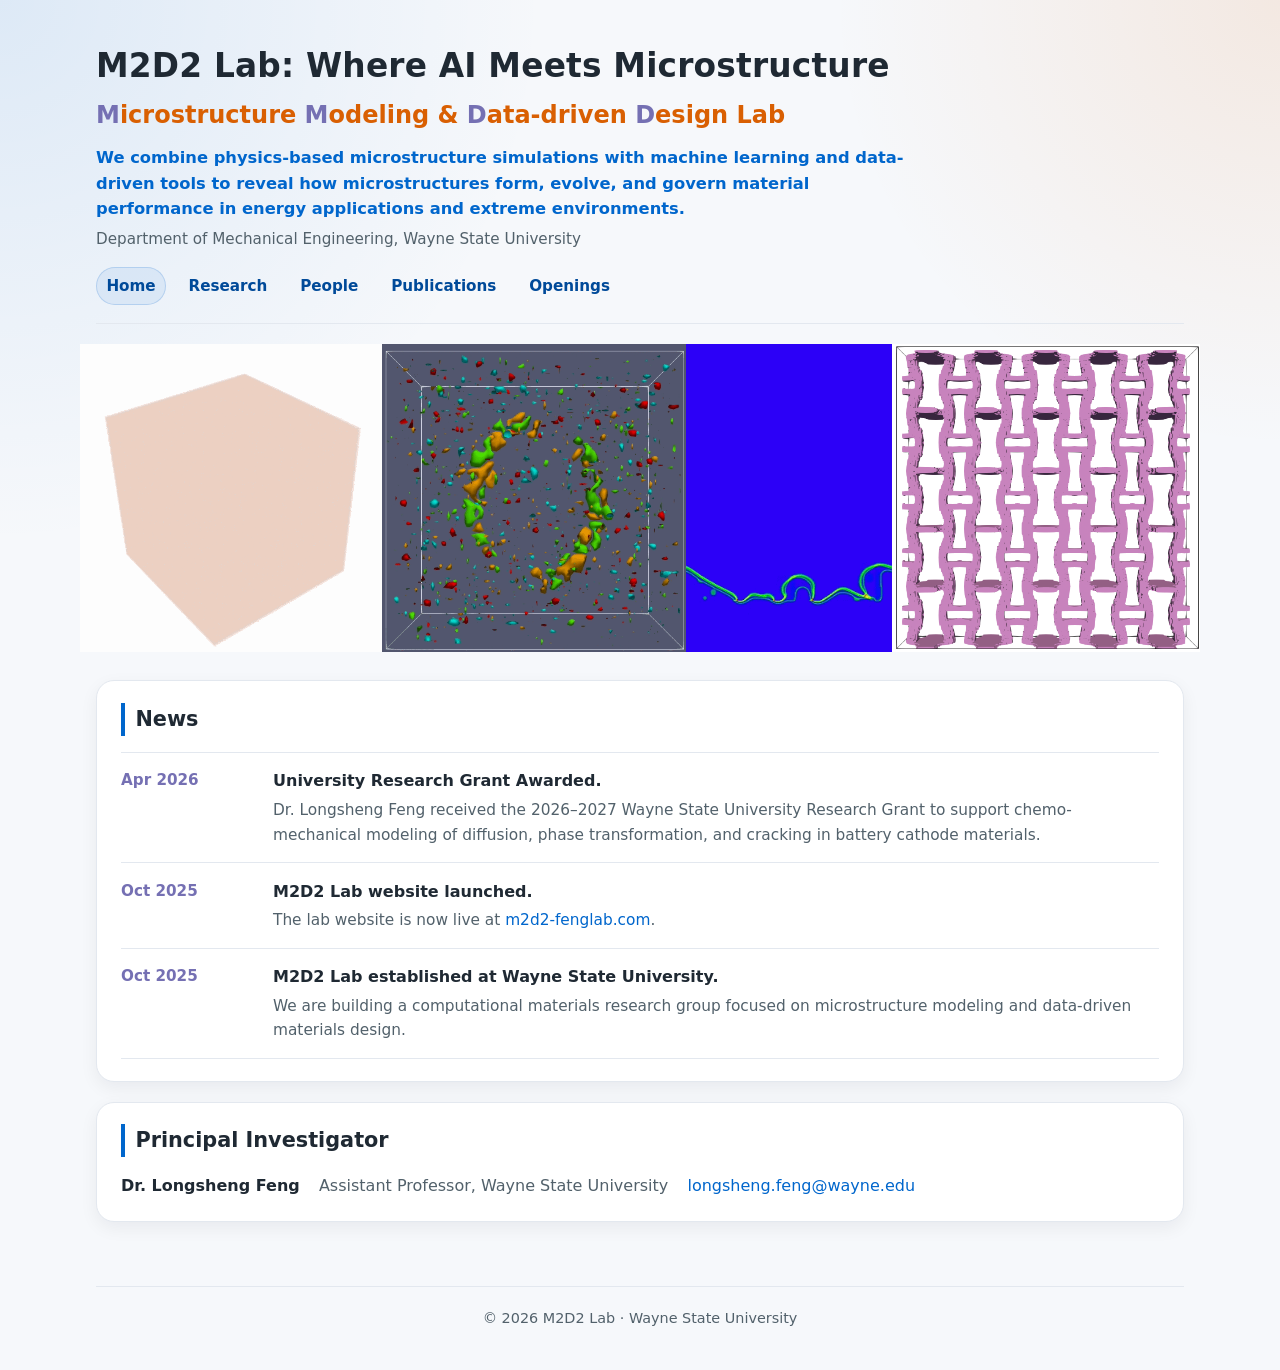
<file: index.html>
<!DOCTYPE html>
<html lang="en">
<head>
  <meta charset="UTF-8" />
  <meta name="viewport" content="width=device-width, initial-scale=1" />
  <title>M2D2 Lab | Wayne State University</title>
  <link rel="stylesheet" href="style.css" />
</head>

<body class="home-page">
  <div class="page-shell">
    <header>
      <div class="brand">
        <h1>M2D2 Lab: Where AI Meets Microstructure</h1>
        <div class="subtitle">
          <span class="m2d2-letter">M</span>icrostructure 
          <span class="m2d2-letter">M</span>odeling &amp; 
          <span class="m2d2-letter">D</span>ata-driven 
          <span class="m2d2-letter">D</span>esign Lab
        </div>
        <p class="brand-intro">
          We combine physics-based microstructure simulations with machine learning and data-driven tools to reveal 
          how microstructures form, evolve, and govern material performance in energy applications and extreme environments.
        </p>
        <div class="affiliation">Department of Mechanical Engineering, Wayne State University</div>
      </div>

      <nav aria-label="Main navigation">
        <a href="index.html" class="active">Home</a>
        <a href="research.html">Research</a>
        <a href="people.html">People</a>
        <a href="publications.html">Publications</a>
        <a href="openings.html">Openings</a>
      </nav>
    </header>
  </div>

  <section class="full-bleed-media" aria-label="Physics-based simulation highlights">
    <div class="media-tile media-tile-1">
      <img src="images/phase-separation-3d.gif" alt="Physics-based simulation animation 1">
    </div>

    <div class="media-tile media-tile-2">
      <img src="images/s-phase-crop.gif" alt="Physics-based simulation animation 2">
    </div>

    <div class="media-tile media-tile-3">
      <img src="images/CBCA-shear.gif" alt="Physics-based simulation animation 3">
    </div>

    <div class="media-tile media-tile-4">
      <img src="images/animation_made_crop.gif" alt="Physics-based simulation animation 4">
    </div>
  </section>

  <main class="page-shell">
    <section class="card">
      <h2 class="section-heading">News</h2>
      <ul class="news-list">
        <li class="news-item">
          <div class="news-date">Apr 2026</div>
          <div>
            <div class="news-title">University Research Grant Awarded.</div>
            <p>Dr. Longsheng Feng received the 2026–2027 Wayne State University Research Grant to support 
              chemo-mechanical modeling of diffusion, phase transformation, and cracking in battery cathode materials.</p>
          </div>
        </li>
        <li class="news-item">
          <div class="news-date">Oct 2025</div>
          <div>
            <div class="news-title">M2D2 Lab website launched.</div>
            <p>The lab website is now live at <a href="https://m2d2-fenglab.com" target="_blank" rel="noopener">m2d2-fenglab.com</a>.</p>
          </div>
        </li>
        <li class="news-item">
          <div class="news-date">Oct 2025</div>
          <div>
            <div class="news-title">M2D2 Lab established at Wayne State University.</div>
            <p>We are building a computational materials research group focused on microstructure modeling and data-driven materials design.</p>
          </div>
        </li>
        <!--
        To add a new item, copy one <li class="news-item"> block above and edit the date, title, and description.
        Example:
        <li class="news-item">
          <div class="news-date">Month Year</div>
          <div>
            <div class="news-title">News headline.</div>
            <p>Short description of the update.</p>
          </div>
        </li>
        -->
      </ul>
    </section>

    <section class="card">
      <h2 class="section-heading">Principal Investigator</h2>
      <div class="people-card">
        <strong>Dr. Longsheng Feng</strong>
        <span>Assistant Professor, Wayne State University</span>
        <a href="mailto:longsheng.feng@wayne.edu">longsheng.feng@wayne.edu</a>
      </div>
    </section>
  </main>

  <div class="page-shell footer-shell">
    <footer>
      © 2026 M2D2 Lab · Wayne State University
    </footer>
  </div>
</body>
</html>
</file>
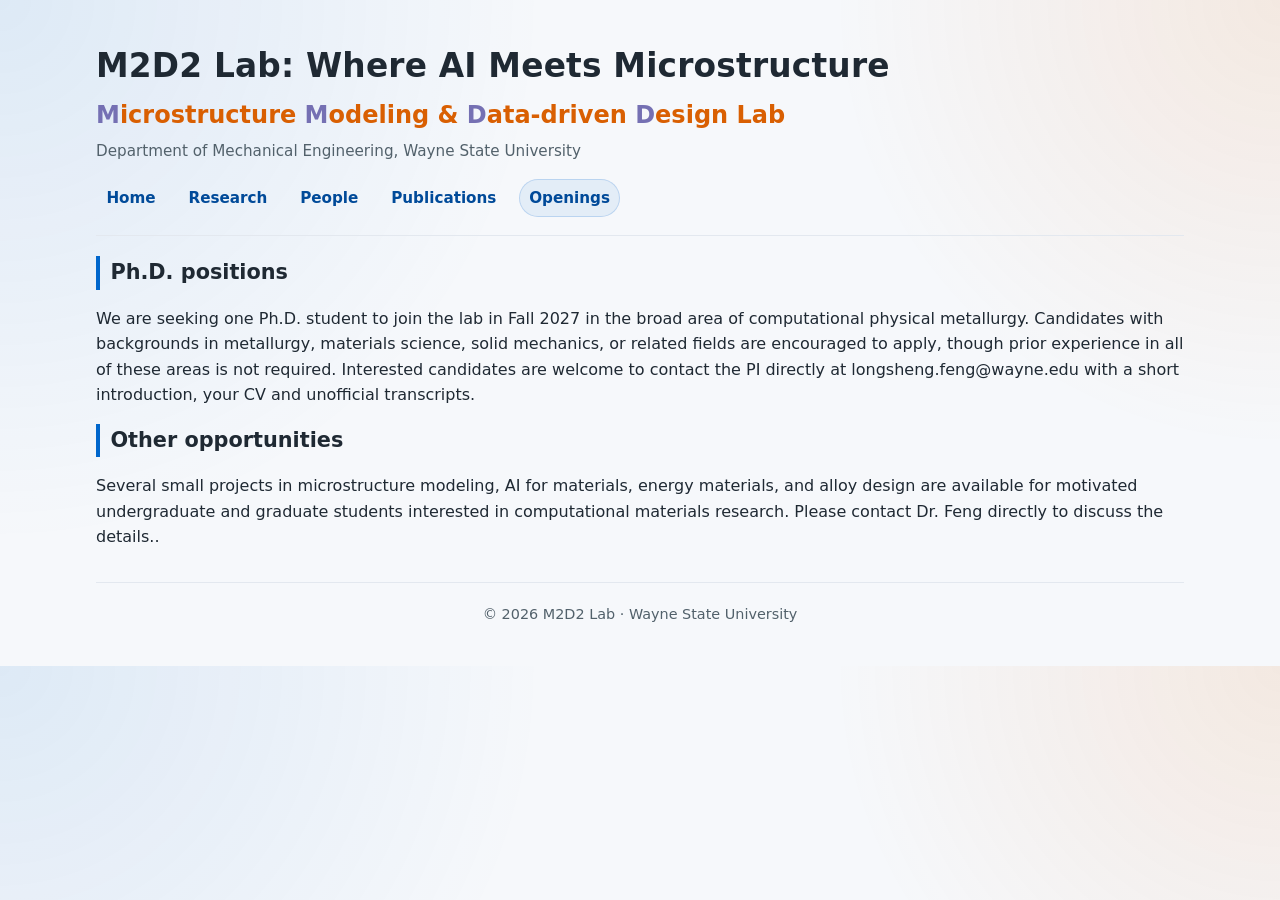
<file: openings.html>
<!DOCTYPE html>
<html lang="en">
<head>
  <meta charset="UTF-8" />
  <meta name="viewport" content="width=device-width, initial-scale=1" />
  <title>Openings | M2D2 Lab</title>
  <link rel="stylesheet" href="style.css" />
</head>

<body>
  <header>
    <div class="brand">
      <h1>M2D2 Lab: Where AI Meets Microstructure</h1>
        <div class="subtitle">
          <span class="m2d2-letter">M</span>icrostructure 
          <span class="m2d2-letter">M</span>odeling &amp; 
          <span class="m2d2-letter">D</span>ata-driven 
          <span class="m2d2-letter">D</span>esign Lab
        </div>
      <div class="affiliation">Department of Mechanical Engineering, Wayne State University</div>
    </div>

    <nav aria-label="Main navigation">
      <a href="index.html">Home</a>
      <a href="research.html">Research</a>
      <a href="people.html">People</a>
      <a href="publications.html">Publications</a>
      <a href="openings.html" class="active">Openings</a>
    </nav>
  </header>

  <main class="page-content">
    <h2>Ph.D. positions</h2>

      <p>
        We are seeking one Ph.D. student to join the lab in Fall 2027 in the broad area of computational physical metallurgy. 
        Candidates with backgrounds in metallurgy, materials science, solid mechanics, or related fields are encouraged to apply, 
        though prior experience in all of these areas is not required. 
        Interested candidates are welcome to contact the PI directly at longsheng.feng@wayne.edu 
        with a short introduction, your CV and unofficial transcripts.
        
      </p>
      <!--
        <ul>
        <li>Phase transformation and microstructure modeling in structural alloys, batteries and and polymer membranes</li>
        <li>Data-driven / ML-guided materials (inverse) design at meso- and macro-scale</li>
      </ul>

      <p>
        If you are interested in either direction and would like to know more details, please contact the PI directly at
        <strong>longsheng.feng@wayne.edu</strong> with a short introduction and your CV.
      </p>
      
      <p>
        Please contact the PI directly at <strong>longsheng.feng@wayne.edu</strong> for future opportunities.
      </p>
      -->
      <h2>Other opportunities</h2>
      <p>
        Several small projects in microstructure modeling, AI for materials, energy materials, and alloy design are 
        available for motivated undergraduate and graduate students interested in computational materials research. 
        Please contact Dr. Feng directly to discuss the details..
      </p>
  </main>

  <footer>
    © 2026 M2D2 Lab · Wayne State University
  </footer>
</body>
</html>
</file>
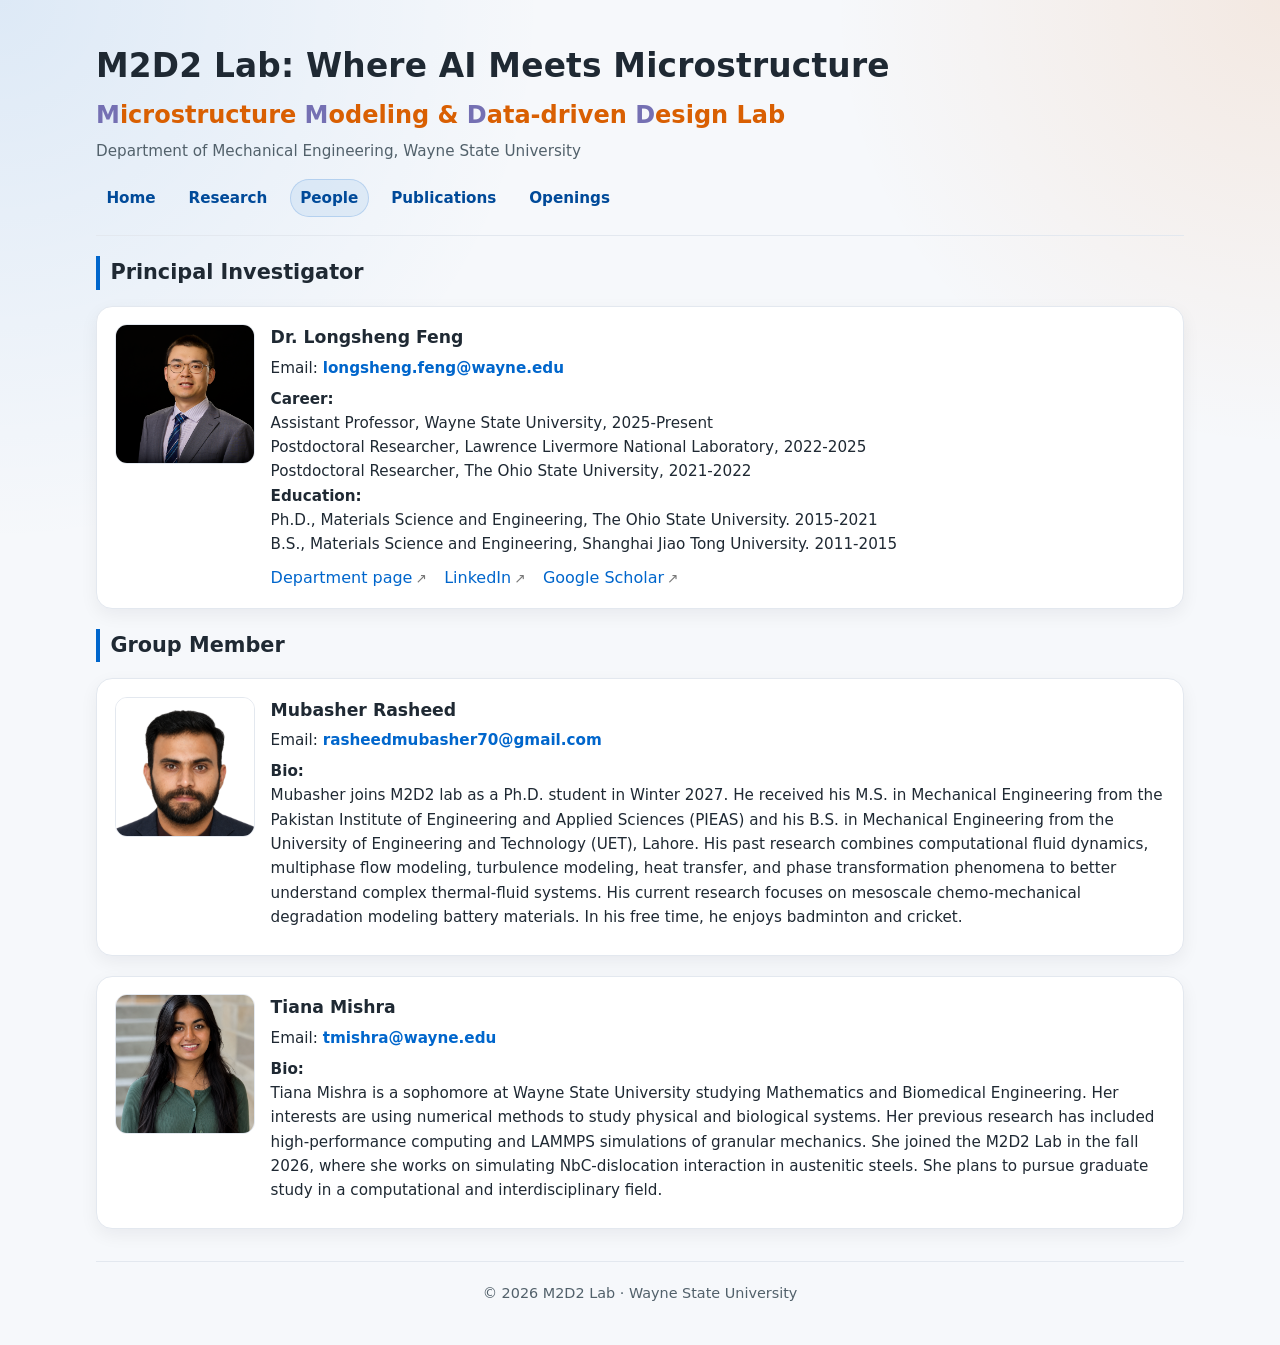
<file: people.html>
<!DOCTYPE html>
<html lang="en">
<head>
  <meta charset="UTF-8" />
  <meta name="viewport" content="width=device-width, initial-scale=1" />
  <title>People | M2D2 Lab</title>
  <link rel="stylesheet" href="style.css" />
</head>

<body>
  <header>
    <div class="brand">
      <h1>M2D2 Lab: Where AI Meets Microstructure</h1>
        <div class="subtitle">
          <span class="m2d2-letter">M</span>icrostructure 
          <span class="m2d2-letter">M</span>odeling &amp; 
          <span class="m2d2-letter">D</span>ata-driven 
          <span class="m2d2-letter">D</span>esign Lab
        </div>
      <div class="affiliation">Department of Mechanical Engineering, Wayne State University</div>
    </div>

    <nav aria-label="Main navigation">
      <a href="index.html">Home</a>
      <a href="research.html">Research</a>
      <a href="people.html" class="active">People</a>
      <a href="publications.html">Publications</a>
      <a href="openings.html">Openings</a>
    </nav>
  </header>

  <main class="page-content">
    <!-- PI -->
      <h2>Principal Investigator</h2>
      <div class="member">
        <div class="avatar">
          <!-- Upload your photo to images/feng.jpg (or rename) -->
          <img src="images/portrait-2.png" alt="Dr. Longsheng Feng">
        </div>
        <div class="member-info">
          <div class="name-line">Dr. Longsheng Feng</div>

          <div class="contact-line">
            Email: <a href="mailto:longsheng.feng@wayne.edu"><strong>longsheng.feng@wayne.edu</strong></a>
          </div>

          <div class="research-line">
            <strong>Career:</strong></br>
            Assistant Professor, Wayne State University, 2025-Present</br>
            Postdoctoral Researcher, Lawrence Livermore National Laboratory, 2022-2025</br>
            Postdoctoral Researcher, The Ohio State University, 2021-2022<br>
            <strong>Education:</strong><br>
            Ph.D., Materials Science and Engineering, The Ohio State University. 2015-2021<br>
            B.S., Materials Science and Engineering, Shanghai Jiao Tong University. 2011-2015<br>
          </div>

          <div class="links" style="margin-top:.5rem;">
            <!-- Replace the # with your real URLs -->
            <a href="https://engineering.wayne.edu/profile/ic3645" target="_blank" rel="noopener">Department page</a>
            <a href="https://www.linkedin.com/in/longsheng-feng-a5835779" target="_blank" rel="noopener">LinkedIn</a>
            <a href="https://scholar.google.com/citations?hl=en&user=r3WX0rEAAAAJ&view_op=list_works&sortby=pubdate" target="_blank" rel="noopener">Google Scholar</a>
          </div>
        </div>
      </div>

      <h2>Group Member</h2>
        <div class="member">
          <div class="avatar">
            <!-- Upload your photo to images/feng.jpg (or rename) -->
            <img src="images/Headshot-Mubasher.png" alt="Mubahser Rasheed">
          </div>
          <div class="member-info">
            <div class="name-line">Mubasher Rasheed</div>
  
            <div class="contact-line">
              Email: <a href="mailto:rasheedmubasher70@gmail.com"><strong>rasheedmubasher70@gmail.com</strong></a>
            </div>
  
            <div class="research-line">
              <strong>Bio:</strong></br>
              Mubasher joins M2D2 lab as a Ph.D. student in Winter 2027. He received his M.S. in Mechanical 
              Engineering from the Pakistan Institute of Engineering and Applied Sciences (PIEAS) and his B.S. in Mechanical Engineering 
              from the University of Engineering and Technology (UET), Lahore. His past research combines computational fluid dynamics, 
              multiphase flow modeling, turbulence modeling, heat transfer, and phase transformation phenomena to better understand 
              complex thermal-fluid systems. His current research focuses on mesoscale chemo-mechanical degradation modeling battery materials.
              In his free time, he enjoys badminton and cricket.
            </div>
            <div class="links" style="margin-top:.5rem;">
          </div>
        </div>
      </div>

      <div class="member">
        <div class="avatar">
          <img src="images/Headshot-Tiana.png" alt="Tiana Mishra">
        </div>
    
        <div class="member-info">
          <div class="name-line">Tiana Mishra</div>
    
          <div class="contact-line">
            Email: <a href="mailto:tmishra@wayne.edu"><strong>tmishra@wayne.edu</strong></a>
          </div>
    
          <div class="research-line">
            <strong>Bio:</strong><br>
            Tiana Mishra is a sophomore at Wayne State University studying Mathematics and Biomedical Engineering. 
            Her interests are using numerical methods to study physical and biological systems. 
            Her previous research has included high-performance computing and LAMMPS simulations of granular mechanics. 
            She joined the M2D2 Lab in the fall 2026, where she works on simulating NbC-dislocation interaction in austenitic steels. 
            She plans to pursue graduate study in a computational and interdisciplinary field.  
          </div>
    
          <div class="links" style="margin-top:.5rem;">
          </div>
        </div>
      </div>
  </main>

  <footer>
    © 2026 M2D2 Lab · Wayne State University
  </footer>
</body>
</html>
</file>
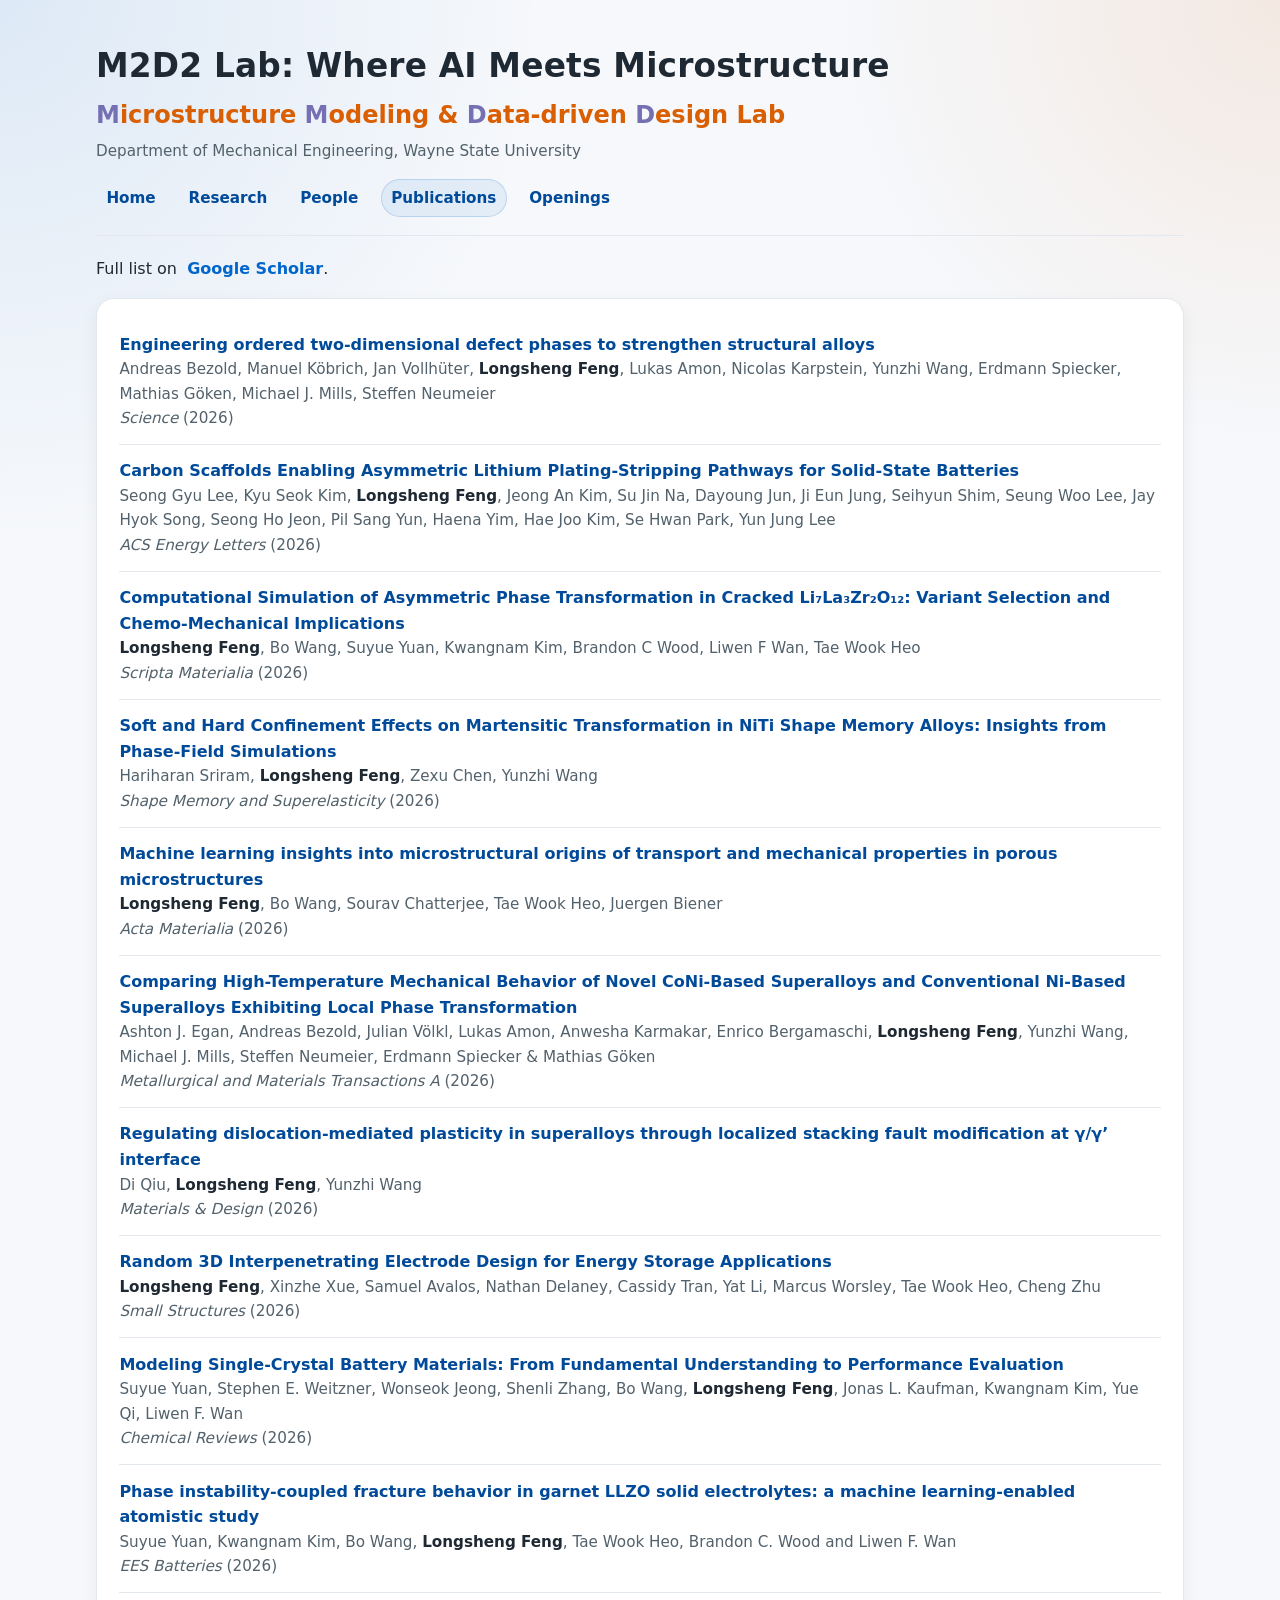
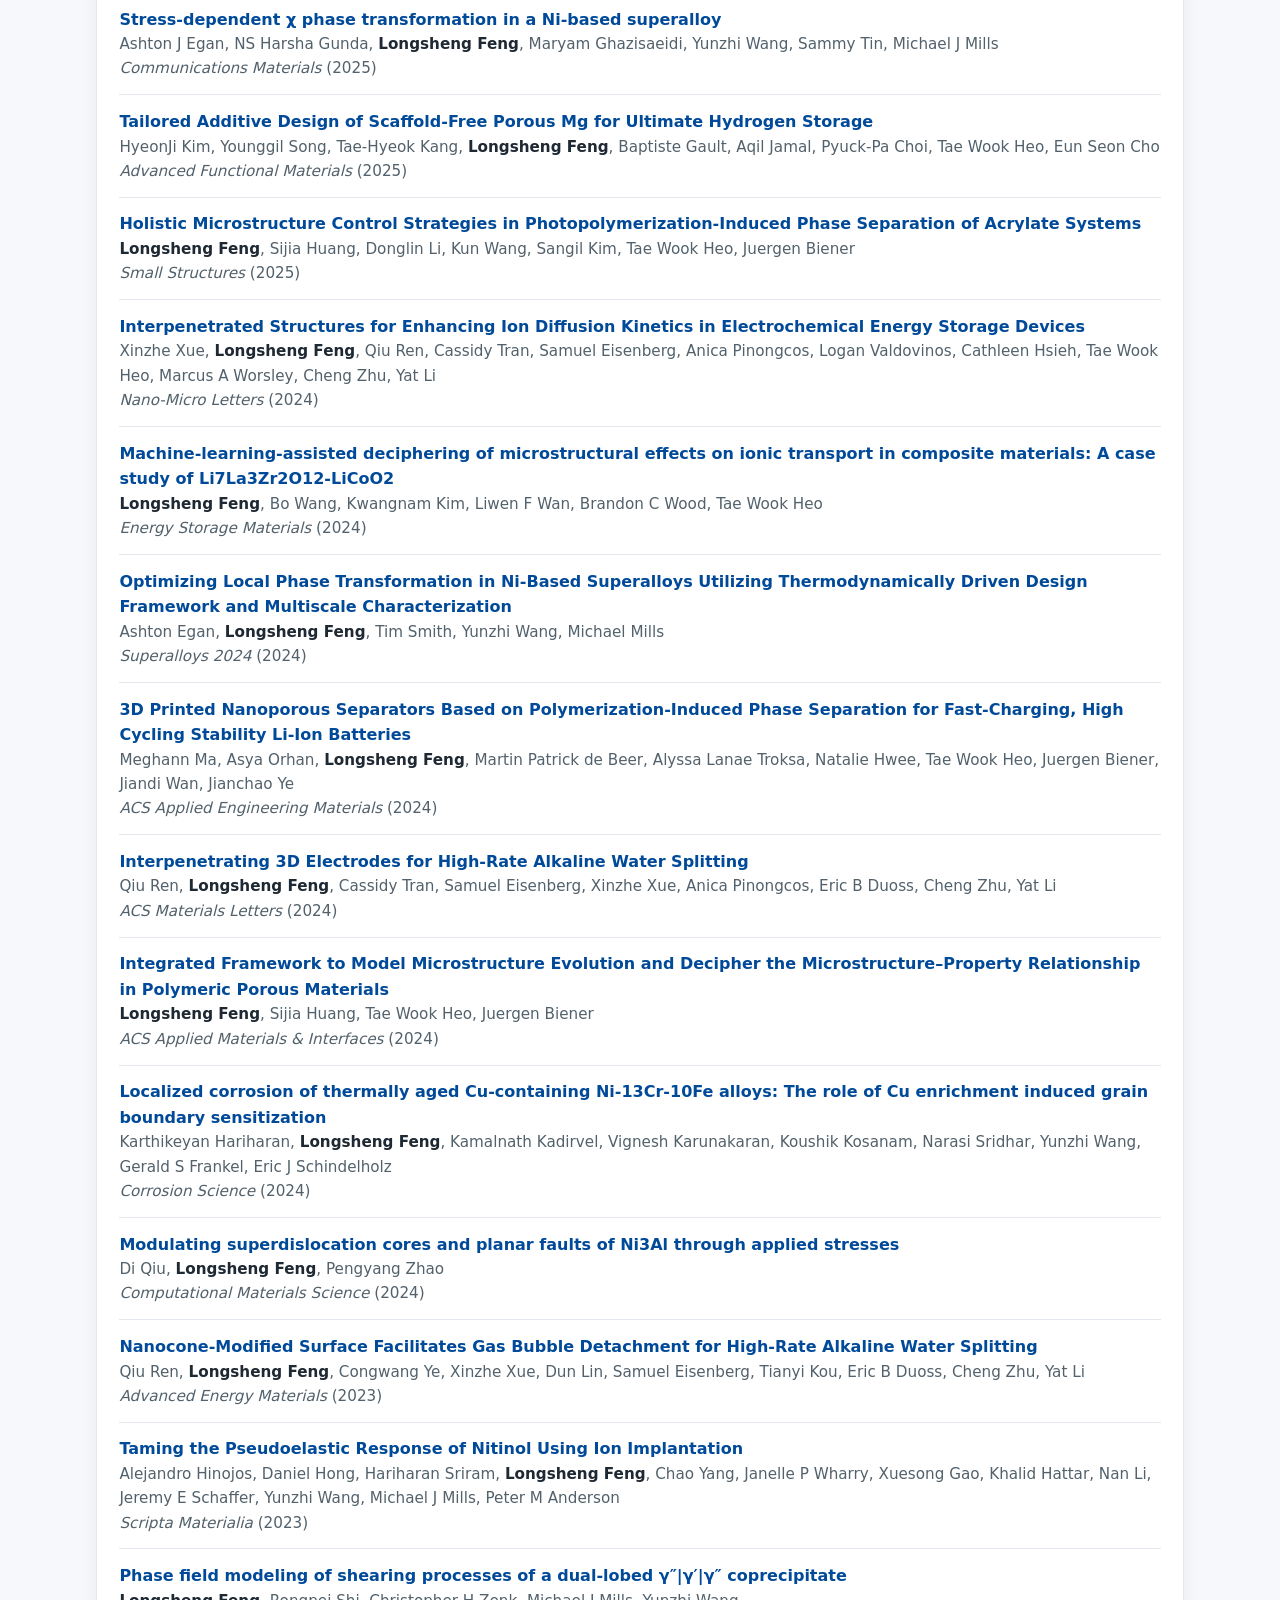
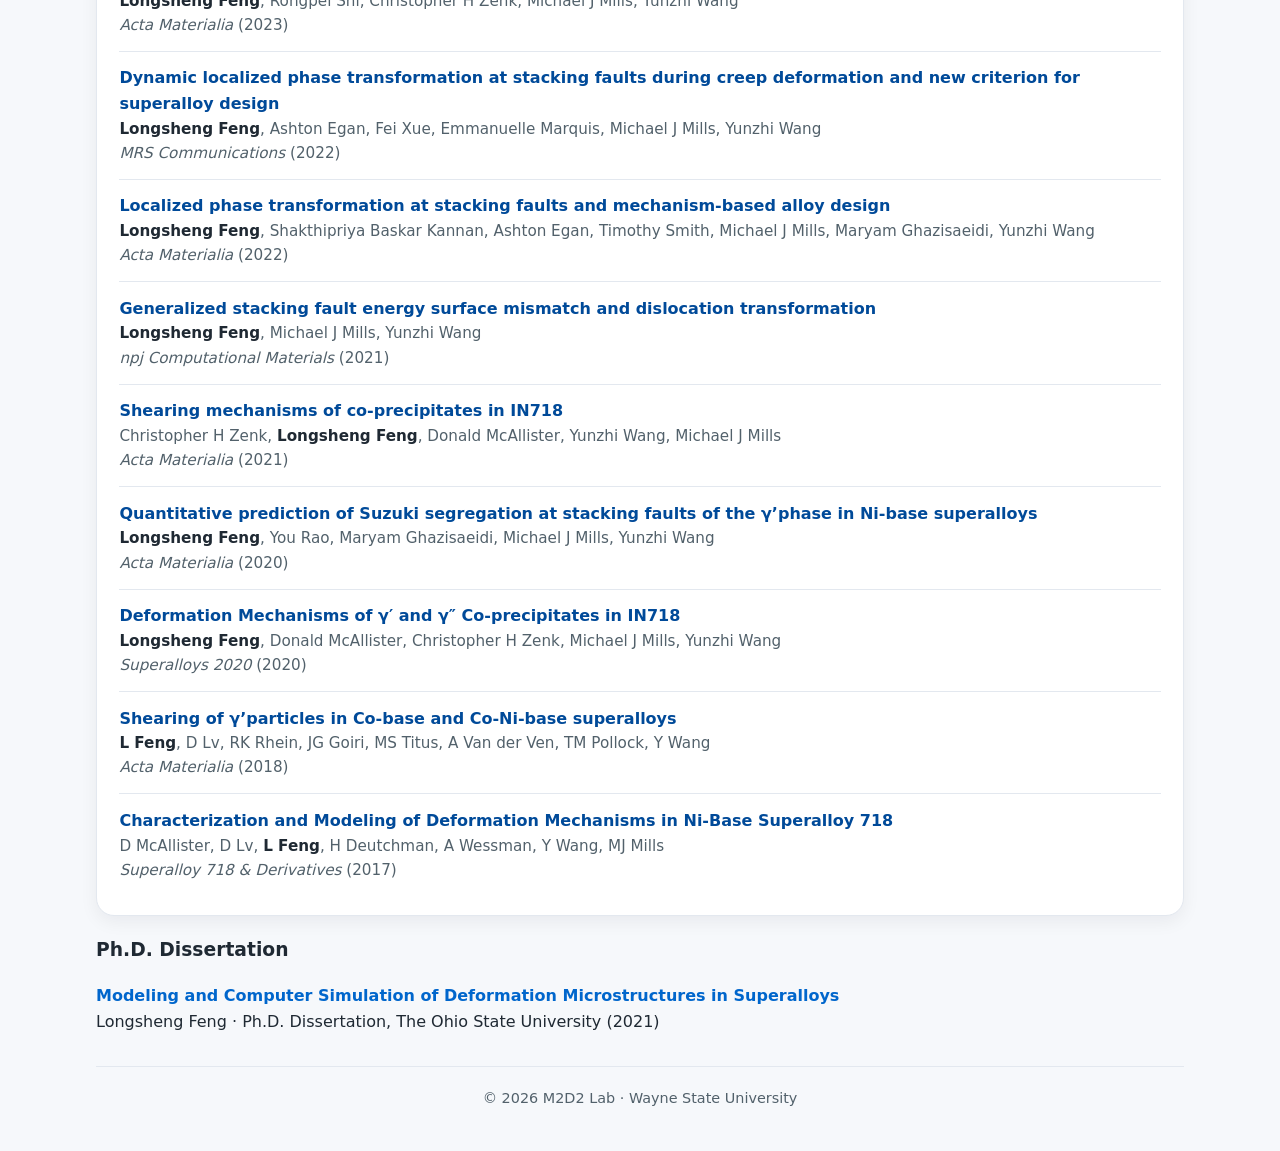
<file: publications.html>
<!DOCTYPE html>
<html lang="en">
<head>
  <meta charset="UTF-8" />
  <meta name="viewport" content="width=device-width, initial-scale=1" />
  <title>Publications | M2D2 Lab</title>
  <link rel="stylesheet" href="style.css" />
</head>

<body>
  <header>
    <div class="brand">
      <h1>M2D2 Lab: Where AI Meets Microstructure</h1>
        <div class="subtitle">
          <span class="m2d2-letter">M</span>icrostructure 
          <span class="m2d2-letter">M</span>odeling &amp; 
          <span class="m2d2-letter">D</span>ata-driven 
          <span class="m2d2-letter">D</span>esign Lab
        </div>
      <div class="affiliation">Department of Mechanical Engineering, Wayne State University</div>
    </div>

    <nav aria-label="Main navigation">
      <a href="index.html">Home</a>
      <a href="research.html">Research</a>
      <a href="people.html">People</a>
      <a href="publications.html" class="active">Publications</a>
      <a href="openings.html">Openings</a>
    </nav>
  </header>

  <main class="page-content">
    <!-- Google Scholar -->
      <p>
        Full list on&nbsp;
        <a href="https://scholar.google.com/citations?hl=en&user=r3WX0rEAAAAJ&view_op=list_works&sortby=pubdate" target="_blank" rel="noopener"><strong>Google Scholar</strong></a>.
      </p>

      <!-- Publications -->
      <ul class="pubs">

        <!-- Example item (copy/paste and edit) -->
        <li class="pub">
          <p class="pub-title">
            <a href="DOI: 10.1126/science.aeh1409" target="_blank" rel="noopener">
              Engineering ordered two-dimensional defect phases to strengthen structural alloys
            </a>
          </p>
          <div class="pub-meta">
            Andreas Bezold, Manuel Köbrich, Jan Vollhüter, <span class="me">Longsheng Feng</span>, Lukas Amon, Nicolas Karpstein, Yunzhi Wang, Erdmann Spiecker, Mathias Göken, Michael J. Mills, Steffen Neumeier <br>
            <em>Science</em>
            (2026)
          </div>
        </li>
        
        <li class="pub">
          <p class="pub-title">
            <a href="https://doi.org/10.1021/acsenergylett.6c01550" target="_blank" rel="noopener">
              Carbon Scaffolds Enabling Asymmetric Lithium Plating-Stripping Pathways for Solid-State Batteries
            </a>
          </p>
          <div class="pub-meta">
            Seong Gyu Lee, Kyu Seok Kim, <span class="me">Longsheng Feng</span>, Jeong An Kim, Su Jin Na, Dayoung Jun, Ji Eun Jung, Seihyun Shim, Seung Woo Lee, Jay Hyok Song, Seong Ho Jeon, Pil Sang Yun, Haena Yim, Hae Joo Kim, Se Hwan Park, Yun Jung Lee <br>
            <em>ACS Energy Letters</em>
            (2026)
          </div>
        </li>
        
        <li class="pub">
          <p class="pub-title">
            <a href="https://doi.org/10.1016/j.scriptamat.2026.117438" target="_blank" rel="noopener">
              Computational Simulation of Asymmetric Phase Transformation in Cracked Li₇La₃Zr₂O₁₂: Variant Selection and Chemo-Mechanical Implications
            </a>
          </p>
          <div class="pub-meta">
            <span class="me">Longsheng Feng</span>, Bo Wang, Suyue Yuan, Kwangnam Kim, Brandon C Wood, Liwen F Wan, Tae Wook Heo <br>
            <em>Scripta Materialia</em>
            (2026)
          </div>
        </li>
    
        <li class="pub">
          <p class="pub-title">
            <a href="https://link.springer.com/article/10.1007/s40830-026-00619-3" target="_blank" rel="noopener">
              Soft and Hard Confinement Effects on Martensitic Transformation in NiTi Shape Memory Alloys: Insights from Phase-Field Simulations
            </a>
          </p>
          <div class="pub-meta">
            Hariharan Sriram, <span class="me">Longsheng Feng</span>, Zexu Chen, Yunzhi Wang <br>
            <em>Shape Memory and Superelasticity</em>
            (2026)
          </div>
        </li>
    
        <li class="pub">
          <p class="pub-title">
            <a href="https://doi.org/10.1016/j.actamat.2026.122092" target="_blank" rel="noopener">
              Machine learning insights into microstructural origins of transport and mechanical properties in porous microstructures
            </a>
          </p>
          <div class="pub-meta">
            <span class="me">Longsheng Feng</span>, Bo Wang, Sourav Chatterjee, Tae Wook Heo, Juergen Biener <br>
            <em>Acta Materialia</em>
            (2026)
          </div>
        </li>

        <li class="pub">
          <p class="pub-title">
            <a href="https://doi.org/10.1007/s11661-026-08168-1" target="_blank" rel="noopener">
              Comparing High-Temperature Mechanical Behavior of Novel CoNi-Based Superalloys and Conventional Ni-Based Superalloys Exhibiting Local Phase Transformation
            </a>
          </p>
          <div class="pub-meta">
            Ashton J. Egan, Andreas Bezold, Julian Völkl, Lukas Amon, Anwesha Karmakar, Enrico Bergamaschi, <span class="me">Longsheng Feng</span>, Yunzhi Wang, Michael J. Mills, Steffen Neumeier, Erdmann Spiecker & Mathias Göken  <br>
            <em>Metallurgical and Materials Transactions A</em>
            (2026)
          </div>
        </li>

        <li class="pub">
          <p class="pub-title">
            <a href="https://doi.org/10.1016/j.matdes.2026.115592" target="_blank" rel="noopener">
              Regulating dislocation-mediated plasticity in superalloys through localized stacking fault modification at γ/γ’ interface
            </a>
          </p>
          <div class="pub-meta">
            Di Qiu, <span class="me">Longsheng Feng</span>, Yunzhi Wang<br>
            <em>Materials & Design</em>
            (2026)
          </div>
        </li>
    
        <li class="pub">
          <p class="pub-title">
            <a href=" https://doi.org/10.1002/sstr.202500766" target="_blank" rel="noopener">
              Random 3D Interpenetrating Electrode Design for Energy Storage Applications
            </a>
          </p>
          <div class="pub-meta">
            <span class="me">Longsheng Feng</span>, Xinzhe Xue, Samuel Avalos, Nathan Delaney, Cassidy Tran, Yat Li, Marcus Worsley, Tae Wook Heo, Cheng Zhu <br>
            <em>Small Structures</em>
            (2026)
          </div>
        </li>
    
        <li class="pub">
          <p class="pub-title">
            <a href=" https://pubs.acs.org/doi/abs/10.1021/acs.chemrev.5c00360" target="_blank" rel="noopener">
              Modeling Single-Crystal Battery Materials: From Fundamental Understanding to Performance Evaluation
            </a>
          </p>
          <div class="pub-meta">
            Suyue Yuan, Stephen E. Weitzner, Wonseok Jeong, Shenli Zhang, Bo Wang, <span class="me">Longsheng Feng</span>, Jonas L. Kaufman, Kwangnam Kim, Yue Qi, Liwen F. Wan<br>
            <em>Chemical Reviews</em>
            (2026)
          </div>
        </li>

        <li class="pub">
          <p class="pub-title">
            <a href=" https://doi.org/10.1039/d6eb00053c" target="_blank" rel="noopener">
              Phase instability-coupled fracture behavior in garnet LLZO solid electrolytes: a machine learning-enabled atomistic study
            </a>
          </p>
          <div class="pub-meta">
            Suyue Yuan,  Kwangnam Kim, Bo Wang, <span class="me">Longsheng Feng</span>, Tae Wook Heo, Brandon C. Wood and Liwen F. Wan<br>
            <em>EES Batteries</em>
            (2026)
          </div>
        </li>
        
        <li class="pub">
          <p class="pub-title">
            <a href=" https://doi.org/10.1038/s43246-025-00895-z" target="_blank" rel="noopener">
              Stress-dependent χ phase transformation in a Ni-based superalloy
            </a>
          </p>
          <div class="pub-meta">
            Ashton J Egan, NS Harsha Gunda, <span class="me">Longsheng Feng</span>, Maryam Ghazisaeidi, Yunzhi Wang, Sammy Tin, Michael J Mills<br>
            <em>Communications Materials</em>
            (2025)
          </div>
        </li>
    
        <li class="pub">
          <p class="pub-title">
            <a href=" https://doi.org/10.1002/adfm.202515701" target="_blank" rel="noopener">
              Tailored Additive Design of Scaffold‐Free Porous Mg for Ultimate Hydrogen Storage
            </a>
          </p>
          <div class="pub-meta">
            HyeonJi Kim, Younggil Song, Tae‐Hyeok Kang, <span class="me">Longsheng Feng</span>, Baptiste Gault, Aqil Jamal, Pyuck‐Pa Choi, Tae Wook Heo, Eun Seon Cho<br>
            <em>Advanced Functional Materials</em>
            (2025)
          </div>
        </li>
    
        <li class="pub">
          <p class="pub-title">
            <a href="https://doi.org/10.1002/sstr.202500081" target="_blank" rel="noopener">
              Holistic Microstructure Control Strategies in Photopolymerization‐Induced Phase Separation of Acrylate Systems
            </a>
          </p>
          <div class="pub-meta">
            <span class="me">Longsheng Feng</span>, Sijia Huang, Donglin Li, Kun Wang, Sangil Kim, Tae Wook Heo, Juergen Biener<br>
            <em>Small Structures</em>
            (2025)
          </div>
        </li>

        <li class="pub">
          <p class="pub-title">
            <a href="https://doi.org/10.1007/s40820-024-01472-8" target="_blank" rel="noopener">
              Interpenetrated Structures for Enhancing Ion Diffusion Kinetics in Electrochemical Energy Storage Devices
            </a>
          </p>
          <div class="pub-meta">
            Xinzhe Xue, <span class="me">Longsheng Feng</span>, Qiu Ren, Cassidy Tran, Samuel Eisenberg, Anica Pinongcos, Logan Valdovinos, Cathleen Hsieh, Tae Wook Heo, Marcus A Worsley, Cheng Zhu, Yat Li<br>
            <em>Nano-Micro Letters</em>
            (2024)
          </div>
        </li>

        <li class="pub">
          <p class="pub-title">
            <a href="https://doi.org/10.1016/j.ensm.2024.103776" target="_blank" rel="noopener">
              Machine-learning-assisted deciphering of microstructural effects on ionic transport in composite materials: A case study of Li7La3Zr2O12-LiCoO2
            </a>
          </p>
          <div class="pub-meta">
            <span class="me">Longsheng Feng</span>, Bo Wang, Kwangnam Kim, Liwen F Wan, Brandon C Wood, Tae Wook Heo<br>
            <em>Energy Storage Materials</em>
            (2024)
          </div>
        </li>

        <li class="pub">
          <p class="pub-title">
            <a href="https://doi.org/10.1007/978-3-031-63937-1_3" target="_blank" rel="noopener">
              Optimizing Local Phase Transformation in Ni-Based Superalloys Utilizing Thermodynamically Driven Design Framework and Multiscale Characterization
            </a>
          </p>
          <div class="pub-meta">
            Ashton Egan, <span class="me">Longsheng Feng</span>, Tim Smith, Yunzhi Wang, Michael Mills<br>
            <em>Superalloys 2024</em>
            (2024)
          </div>
        </li>

        <li class="pub">
          <p class="pub-title">
            <a href="https://pubs.acs.org/doi/abs/10.1021/acsaenm.4c00438" target="_blank" rel="noopener">
              3D Printed Nanoporous Separators Based on Polymerization-Induced Phase Separation for Fast-Charging, High Cycling Stability Li-Ion Batteries
            </a>
          </p>
          <div class="pub-meta">
            Meghann Ma, Asya Orhan, <span class="me">Longsheng Feng</span>, Martin Patrick de Beer, Alyssa Lanae Troksa, Natalie Hwee, Tae Wook Heo, Juergen Biener, Jiandi Wan, Jianchao Ye<br>
            <em>ACS Applied Engineering Materials</em>
            (2024)
          </div>
        </li>

        <li class="pub">
          <p class="pub-title">
            <a href="https://pubs.acs.org/doi/abs/10.1021/acsaenm.4c00438" target="_blank" rel="noopener">
              Interpenetrating 3D Electrodes for High-Rate Alkaline Water Splitting
            </a>
          </p>
          <div class="pub-meta">
            Qiu Ren, <span class="me">Longsheng Feng</span>, Cassidy Tran, Samuel Eisenberg, Xinzhe Xue, Anica Pinongcos, Eric B Duoss, Cheng Zhu, Yat Li<br> 
            <em>ACS Materials Letters</em>
            (2024)
          </div>
        </li>

        <li class="pub">
          <p class="pub-title">
            <a href="https://pubs.acs.org/doi/full/10.1021/acsami.4c03011" target="_blank" rel="noopener">
              Integrated Framework to Model Microstructure Evolution and Decipher the Microstructure–Property Relationship in Polymeric Porous Materials
            </a>
          </p>
          <div class="pub-meta">
            <span class="me">Longsheng Feng</span>, Sijia Huang, Tae Wook Heo, Juergen Biener<br>
            <em>ACS Applied Materials & Interfaces</em>
            (2024)
          </div>
        </li>

        <li class="pub">
          <p class="pub-title">
            <a href="https://doi.org/10.1016/j.corsci.2024.112090" target="_blank" rel="noopener">
              Localized corrosion of thermally aged Cu-containing Ni-13Cr-10Fe alloys: The role of Cu enrichment induced grain boundary sensitization
            </a>
          </p>
          <div class="pub-meta">
            Karthikeyan Hariharan, <span class="me">Longsheng Feng</span>, Kamalnath Kadirvel, Vignesh Karunakaran, Koushik Kosanam, Narasi Sridhar, Yunzhi Wang, Gerald S Frankel, Eric J Schindelholz<br>
            <em>Corrosion Science</em>
            (2024)
          </div>
        </li>

        <li class="pub">
          <p class="pub-title">
            <a href="https://doi.org/10.1016/j.commatsci.2024.112865" target="_blank" rel="noopener">
              Modulating superdislocation cores and planar faults of Ni3Al through applied stresses
            </a>
          </p>
          <div class="pub-meta">
             Di Qiu, <span class="me">Longsheng Feng</span>, Pengyang Zhao<br>
            <em>Computational Materials Science</em>
            (2024)
          </div>
        </li>

        <li class="pub">
          <p class="pub-title">
            <a href="https://doi.org/10.1002/aenm.202302073" target="_blank" rel="noopener">
              Nanocone‐Modified Surface Facilitates Gas Bubble Detachment for High‐Rate Alkaline Water Splitting
            </a>
          </p>
          <div class="pub-meta">
             Qiu Ren, <span class="me">Longsheng Feng</span>, Congwang Ye, Xinzhe Xue, Dun Lin, Samuel Eisenberg, Tianyi Kou, Eric B Duoss, Cheng Zhu, Yat Li<br>
            <em>Advanced Energy Materials</em>
            (2023)
          </div>
        </li>

        <li class="pub">
          <p class="pub-title">
            <a href="https://doi.org/10.1016/j.scriptamat.2022.115261" target="_blank" rel="noopener">
              Taming the Pseudoelastic Response of Nitinol Using Ion Implantation
            </a>
          </p>
          <div class="pub-meta">
             Alejandro Hinojos, Daniel Hong, Hariharan Sriram, <span class="me">Longsheng Feng</span>, Chao Yang, Janelle P Wharry, Xuesong Gao, Khalid Hattar, Nan Li, Jeremy E Schaffer, Yunzhi Wang, Michael J Mills, Peter M Anderson<br>
            <em>Scripta Materialia</em>
            (2023)
          </div>
        </li>

        <li class="pub">
          <p class="pub-title">
            <a href="https://doi.org/10.1016/j.actamat.2023.118693" target="_blank" rel="noopener">
              Phase field modeling of shearing processes of a dual-lobed γ″|γ′|γ″ coprecipitate
            </a>
          </p>
          <div class="pub-meta">
            <span class="me">Longsheng Feng</span>, Rongpei Shi, Christopher H Zenk, Michael J Mills, Yunzhi Wang<br>
            <em>Acta Materialia</em>
            (2023)
          </div>
        </li>

        <li class="pub">
          <p class="pub-title">
            <a href="https://doi.org/10.1557/s43579-022-00251-z" target="_blank" rel="noopener">
              Dynamic localized phase transformation at stacking faults during creep deformation and new criterion for superalloy design
            </a>
          </p>
          <div class="pub-meta">
            <span class="me">Longsheng Feng</span>, Ashton Egan, Fei Xue, Emmanuelle Marquis, Michael J Mills, Yunzhi Wang<br>
            <em>MRS Communications</em>
            (2022)
          </div>
        </li>

        <li class="pub">
          <p class="pub-title">
            <a href="https://doi.org/10.1016/j.actamat.2022.118287" target="_blank" rel="noopener">
              Localized phase transformation at stacking faults and mechanism-based alloy design
            </a>
          </p>
          <div class="pub-meta">
            <span class="me">Longsheng Feng</span>, Shakthipriya Baskar Kannan, Ashton Egan, Timothy Smith, Michael J Mills, Maryam Ghazisaeidi, Yunzhi Wang<br>
            <em>Acta Materialia</em>
            (2022)
          </div>
        </li>

        <li class="pub">
          <p class="pub-title">
            <a href="https://doi.org/10.1038/s41524-021-00660-z" target="_blank" rel="noopener">
              Generalized stacking fault energy surface mismatch and dislocation transformation
            </a>
          </p>
          <div class="pub-meta">
            <span class="me">Longsheng Feng</span>, Michael J Mills, Yunzhi Wang<br>
            <em>npj Computational Materials</em>
            (2021)
          </div>
        </li>

        <li class="pub">
          <p class="pub-title">
            <a href="https://doi.org/10.1016/j.actamat.2021.117305" target="_blank" rel="noopener">
              Shearing mechanisms of co-precipitates in IN718
            </a>
          </p>
          <div class="pub-meta">
            Christopher H Zenk, <span class="me">Longsheng Feng</span>, Donald McAllister, Yunzhi Wang, Michael J Mills<br>
            <em>Acta Materialia</em>
            (2021)
          </div>
        </li>

        <li class="pub">
          <p class="pub-title">
            <a href="https://doi.org/10.1016/j.actamat.2020.08.056" target="_blank" rel="noopener">
              Quantitative prediction of Suzuki segregation at stacking faults of the γ’phase in Ni-base superalloys
            </a>
          </p>
          <div class="pub-meta">
            <span class="me">Longsheng Feng</span>, You Rao, Maryam Ghazisaeidi, Michael J Mills, Yunzhi Wang<br>
            <em>Acta Materialia</em>
            (2020)
          </div>
        </li>

        <li class="pub">
          <p class="pub-title">
            <a href="https://doi.org/10.1007/978-3-030-51834-9_65" target="_blank" rel="noopener">
              Deformation Mechanisms of γ′ and γ″ Co-precipitates in IN718
            </a>
          </p>
          <div class="pub-meta">
            <span class="me">Longsheng Feng</span>, Donald McAllister, Christopher H Zenk, Michael J Mills, Yunzhi Wang<br>
            <em>Superalloys 2020</em>
            (2020)
          </div>
        </li>

        <li class="pub">
          <p class="pub-title">
            <a href="https://doi.org/10.1016/j.actamat.2018.09.013" target="_blank" rel="noopener">
              Shearing of γ’particles in Co-base and Co-Ni-base superalloys
            </a>
          </p>
          <div class="pub-meta">
            <span class="me">L Feng</span>, D Lv, RK Rhein, JG Goiri, MS Titus, A Van der Ven, TM Pollock, Y Wang<br>
            <em>Acta Materialia</em>
            (2018)
          </div>
        </li>

        <li class="pub">
          <p class="pub-title">
            <a href="https://doi.org/10.1007/978-3-319-89480-5_19" target="_blank" rel="noopener">
              Characterization and Modeling of Deformation Mechanisms in Ni-Base Superalloy 718
            </a>
          </p>
          <div class="pub-meta">
            D McAllister, D Lv, <span class="me">L Feng</span>, H Deutchman, A Wessman, Y Wang, MJ Mills<br>
            <em>Superalloy 718 & Derivatives</em>
            (2017)
          </div>
        </li>
    

      </ul>
  
      <div class="dissertation-block">
        <h3>Ph.D. Dissertation</h3>
        <p>
          <a href="https://www.proquest.com/openview/21c4e9a5ca68d2d7867acb06e4ddec85/1?pq-origsite=gscholar&cbl=18750&diss=y" target="_blank" rel="noopener">
            <strong>Modeling and Computer Simulation of Deformation Microstructures in Superalloys</strong>
          </a><br>
          Longsheng Feng · Ph.D. Dissertation, The Ohio State University (2021)
        </p>
      </div>
  </main>

  <footer>
    © 2026 M2D2 Lab · Wayne State University
  </footer>
</body>
</html>
</file>
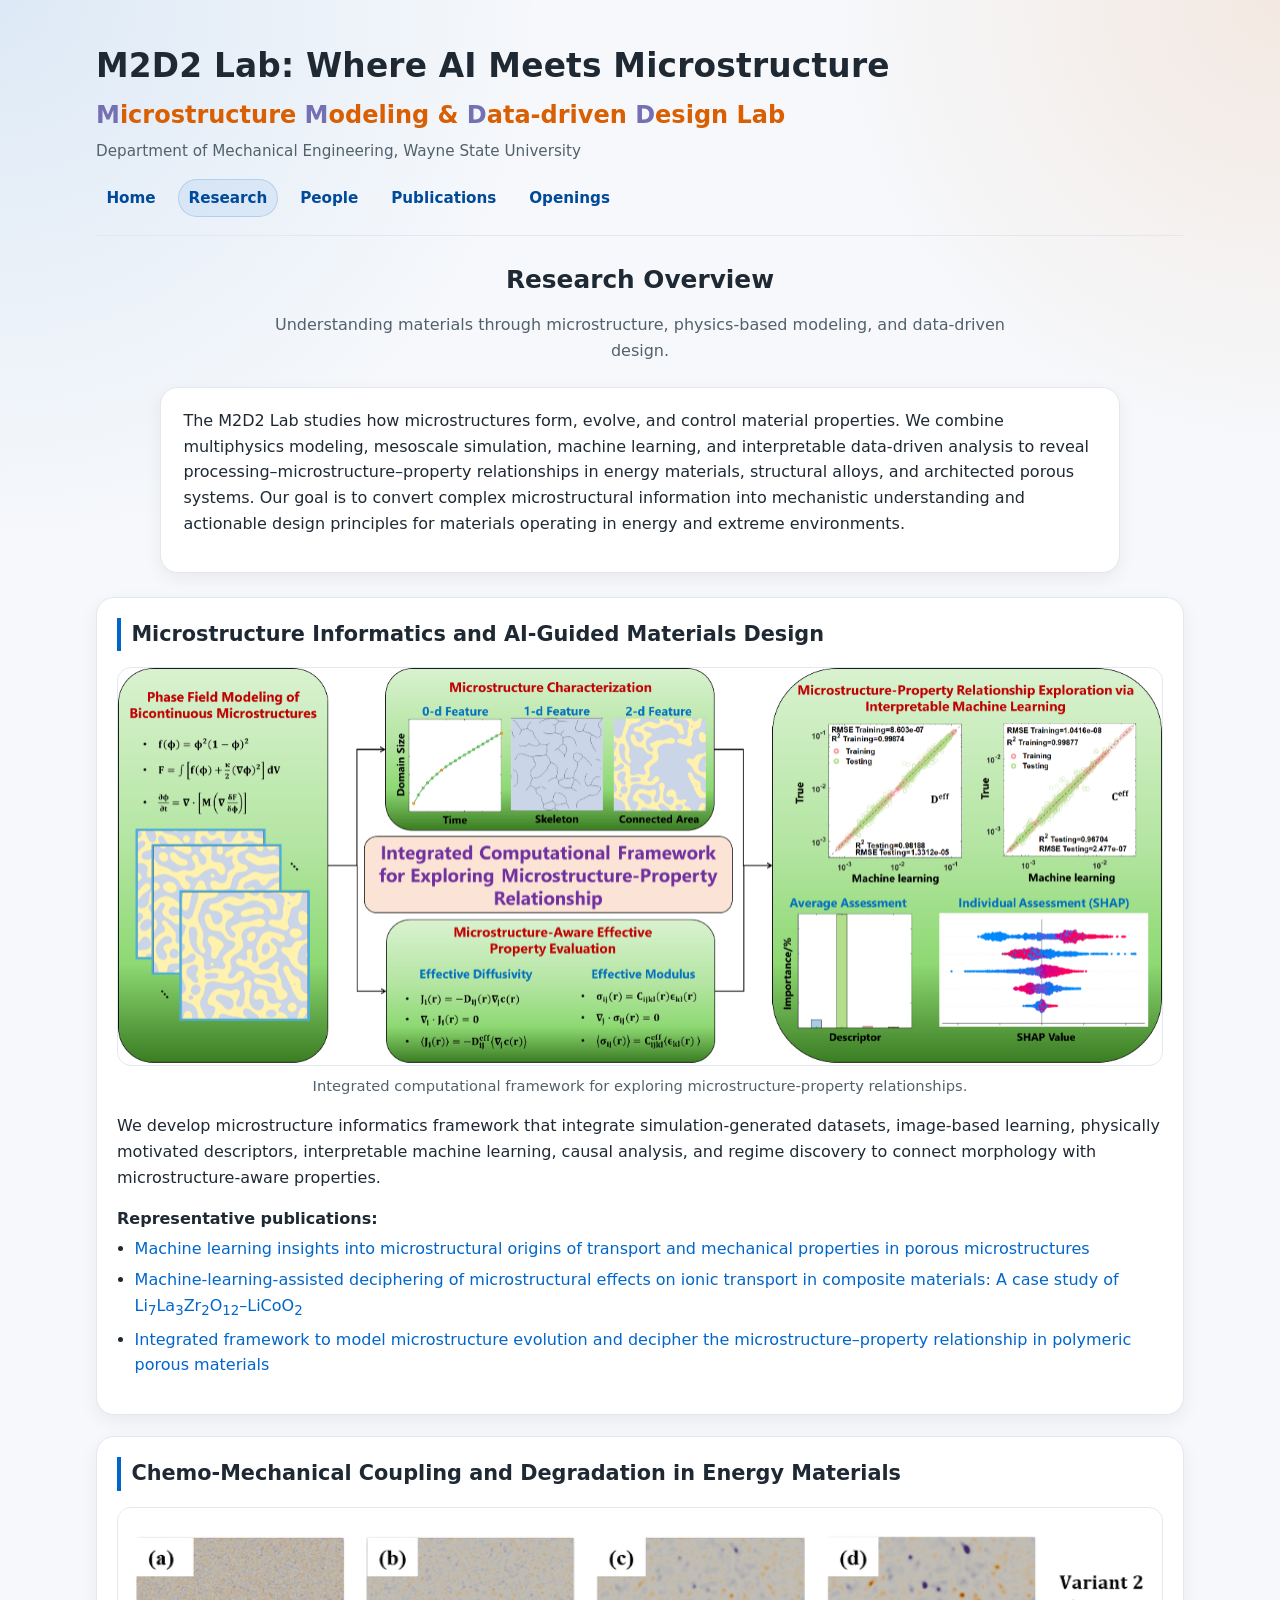
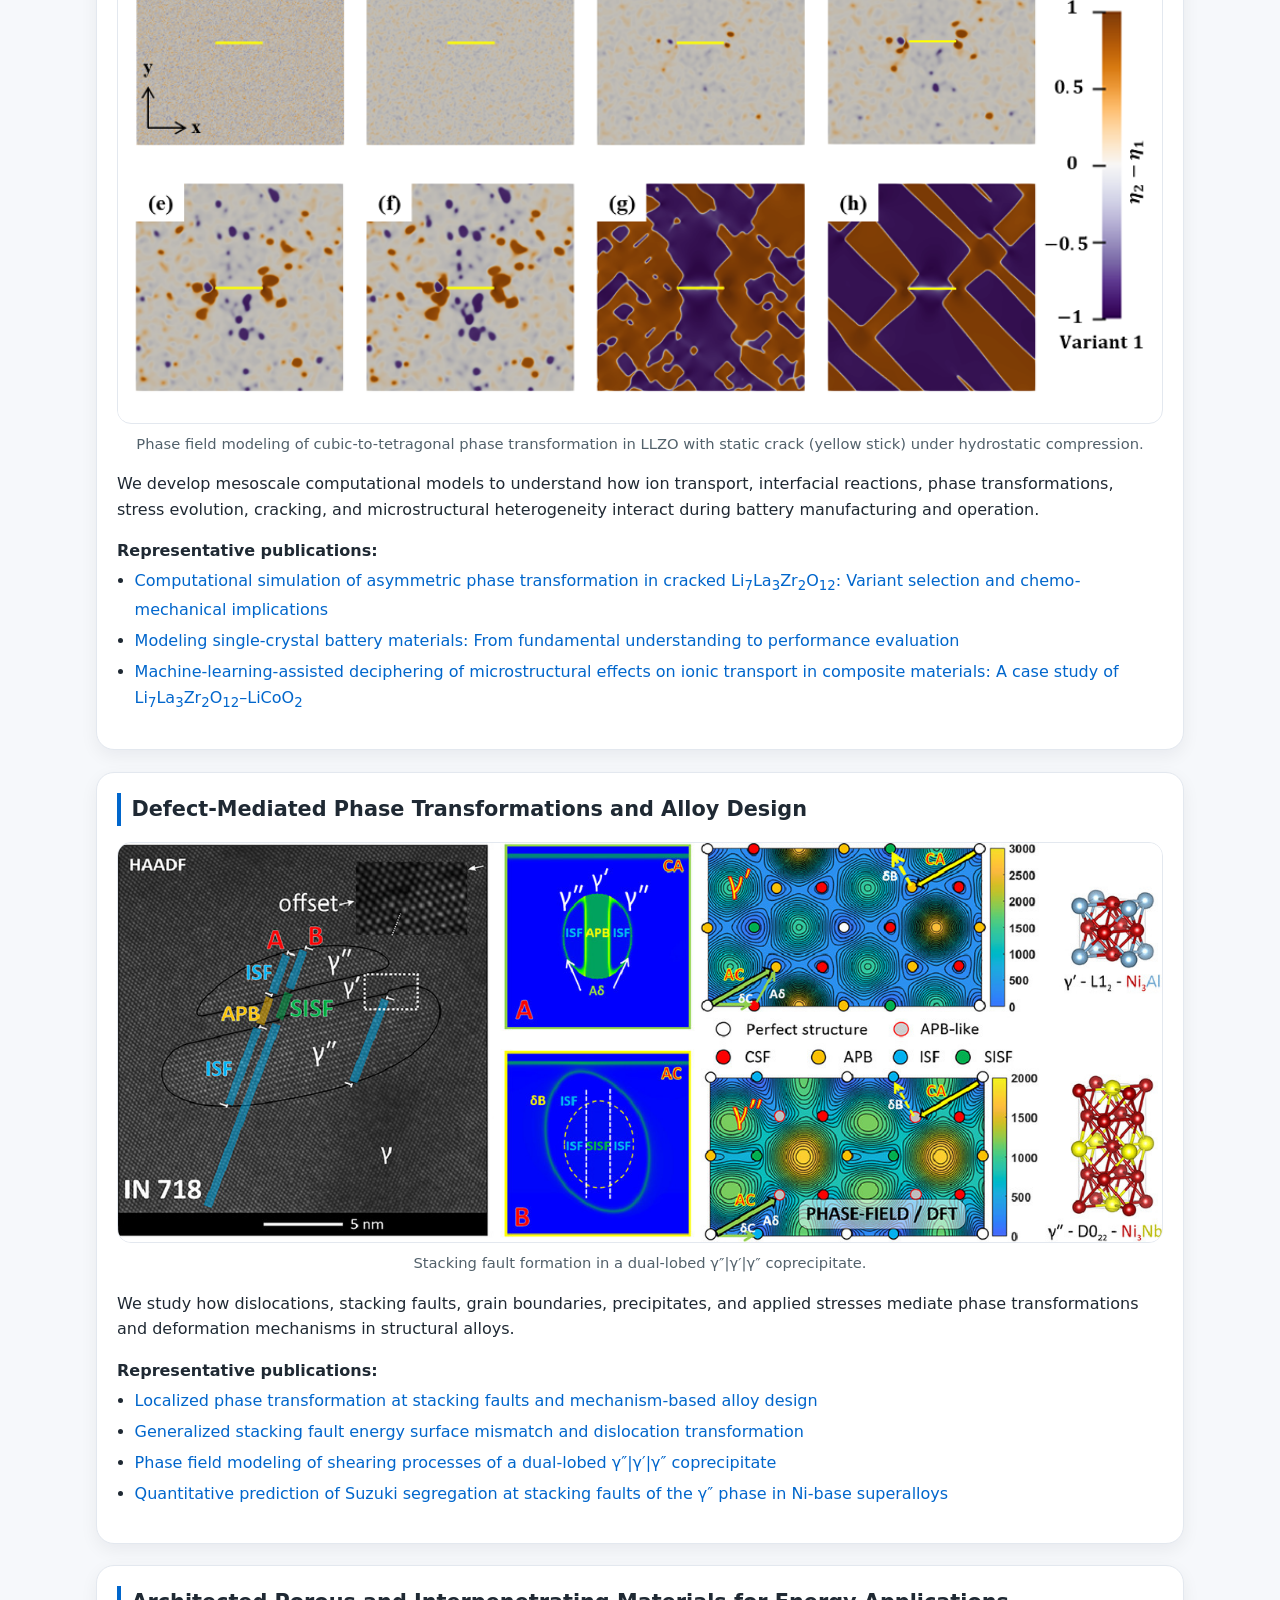
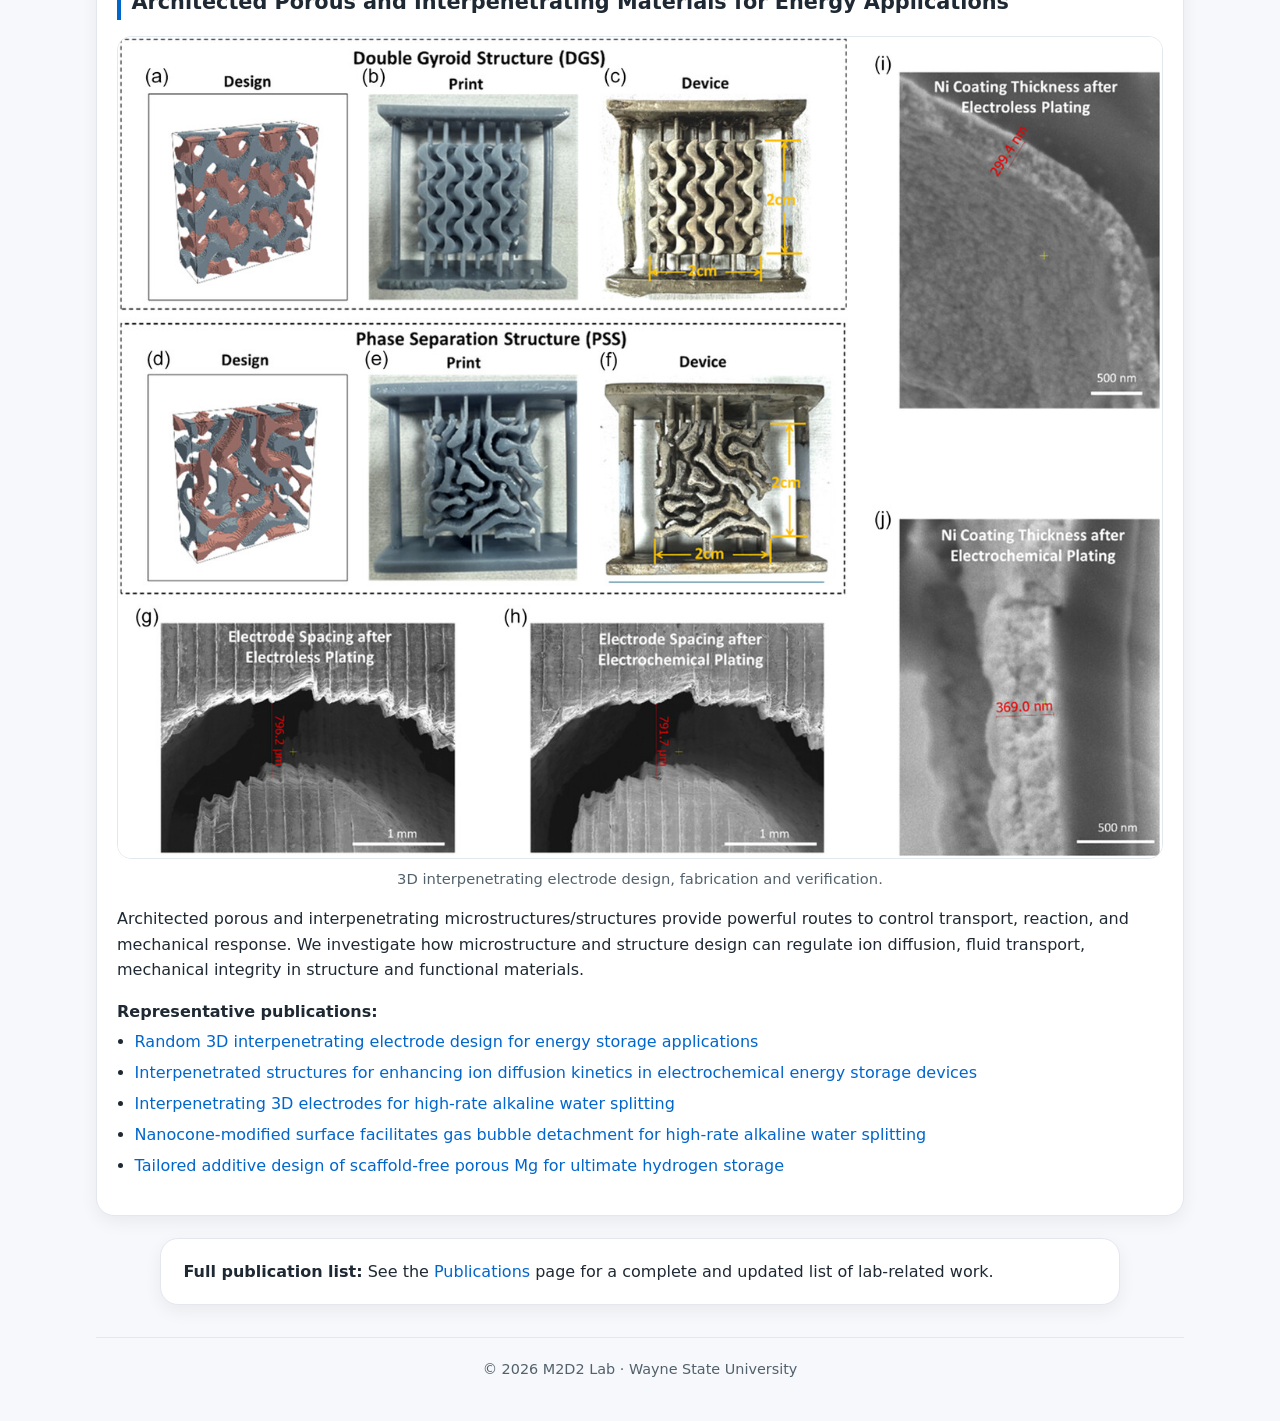
<file: research.html>
<!DOCTYPE html>
<html lang="en">
<head>
  <meta charset="UTF-8" />
  <meta name="viewport" content="width=device-width, initial-scale=1" />
  <title>Research | M2D2 Lab</title>
  <link rel="stylesheet" href="style.css" />
</head>

<body>
  <header>
    <div class="brand">
      <h1>M2D2 Lab: Where AI Meets Microstructure</h1>
        <div class="subtitle">
          <span class="m2d2-letter">M</span>icrostructure 
          <span class="m2d2-letter">M</span>odeling &amp; 
          <span class="m2d2-letter">D</span>ata-driven 
          <span class="m2d2-letter">D</span>esign Lab
        </div>
      <div class="affiliation">Department of Mechanical Engineering, Wayne State University</div>
    </div>

    <nav aria-label="Main navigation">
      <a href="index.html">Home</a>
      <a href="research.html" class="active">Research</a>
      <a href="people.html">People</a>
      <a href="publications.html">Publications</a>
      <a href="openings.html">Openings</a>
    </nav>
  </header>

  <main class="page-content">
    <!-- Research Overview -->
      <div class="section-title">Research Overview</div>
      <div class="section-sub">
        Understanding materials through microstructure, physics-based modeling, and data-driven design.
      </div>

      <div class="overview">
        <p>
          The M2D2 Lab studies how microstructures form, evolve, and control material properties.
          We combine multiphysics modeling, mesoscale simulation, machine learning, and interpretable
          data-driven analysis to reveal processing&ndash;microstructure&ndash;property relationships in
          energy materials, structural alloys, and architected porous systems. Our goal is to convert
          complex microstructural information into mechanistic understanding and actionable design
          principles for materials operating in energy and extreme environments.
        </p>
      </div>

      <div class="themes">

        <!-- Theme 1 -->
        <section class="theme">
          <h2>Microstructure Informatics and AI-Guided Materials Design</h2>

          <figure>
            <img src="images/ML-Framework.png" alt="Microstructure informatics and AI-guided materials design" >
            <figcaption>Integrated computational framework for exploring microstructure-property relationships.</figcaption>
          </figure>

          <div class="theme-text">
            <p>
              We develop microstructure informatics framework that integrate simulation-generated datasets,
              image-based learning, physically motivated descriptors, interpretable machine learning,
              causal analysis, and regime discovery to connect morphology with microstructure-aware properties.
            </p>
          </div>

          <div class="papers-block">
            <div class="papers-title">Representative publications:</div>
            <ul class="papers">
              <li><a href="https://doi.org/10.1016/j.actamat.2026.122092" target="_blank" rel="noopener">Machine learning insights into microstructural origins of transport and mechanical properties in porous microstructures</a></li>
              <li><a href="https://doi.org/10.1016/j.ensm.2024.103776" target="_blank" rel="noopener">Machine-learning-assisted deciphering of microstructural effects on ionic transport in composite materials: A case study of Li<sub>7</sub>La<sub>3</sub>Zr<sub>2</sub>O<sub>12</sub>&ndash;LiCoO<sub>2</sub></a></li>
              <li><a href="https://pubs.acs.org/doi/full/10.1021/acsami.4c03011" target="_blank" rel="noopener">Integrated framework to model microstructure evolution and decipher the microstructure&ndash;property relationship in polymeric porous materials</a></li>
            </ul>
          </div>
        </section>

        <!-- Theme 2 -->
        <section class="theme">
          <h2>Chemo-Mechanical Coupling and Degradation in Energy Materials</h2>

          <figure>
            <!-- Replace this placeholder with your image, e.g.: -->
            <img src="images/Crack-PT-Comp.png" alt="Chemo-mechanical coupling and degradation in energy materials" />
            <figcaption>Phase field modeling of cubic-to-tetragonal phase transformation in LLZO with static crack (yellow stick) under hydrostatic compression.</figcaption>
          </figure>

          <div class="theme-text">
            <p>
              We develop mesoscale computational models to understand how ion transport, interfacial reactions,
              phase transformations, stress evolution, cracking, and microstructural heterogeneity interact
              during battery manufacturing and operation. 
            </p>
          </div>

          <div class="papers-block">
            <div class="papers-title">Representative publications:</div>
            <ul class="papers">
              <li><a href="https://doi.org/10.1016/j.scriptamat.2026.117438" target="_blank" rel="noopener">Computational simulation of asymmetric phase transformation in cracked Li<sub>7</sub>La<sub>3</sub>Zr<sub>2</sub>O<sub>12</sub>: Variant selection and chemo-mechanical implications</a></li>
              <li><a href="https://pubs.acs.org/doi/abs/10.1021/acs.chemrev.5c00360" target="_blank" rel="noopener">Modeling single-crystal battery materials: From fundamental understanding to performance evaluation</a></li>
              <li><a href="https://doi.org/10.1016/j.ensm.2024.103776" target="_blank" rel="noopener">Machine-learning-assisted deciphering of microstructural effects on ionic transport in composite materials: A case study of Li<sub>7</sub>La<sub>3</sub>Zr<sub>2</sub>O<sub>12</sub>&ndash;LiCoO<sub>2</sub></a></li>
            </ul>
          </div>
        </section>

        <!-- Theme 3 -->
        <section class="theme">
          <h2>Defect-Mediated Phase Transformations and Alloy Design</h2>

          <figure>
            <!-- Replace this placeholder with your image, e.g.:-->
            <img src="images/hamburger-shearing.png" alt="Defect-mediated phase transformations and alloy design" />
            <figcaption>Stacking fault formation in a dual-lobed &gamma;&Prime;|&gamma;&prime;|&gamma;&Prime; coprecipitate.</figcaption>
          </figure>

          <div class="theme-text">
            <p>
              We study how dislocations, stacking faults,
              grain boundaries, precipitates, and applied stresses mediate phase transformations and deformation
              mechanisms in structural alloys. 
            </p>
          </div>

          <div class="papers-block">
            <div class="papers-title">Representative publications:</div>
            <ul class="papers">
              <li><a href="https://doi.org/10.1016/j.actamat.2022.118287" target="_blank" rel="noopener">Localized phase transformation at stacking faults and mechanism-based alloy design</a></li>
              <li><a href="https://doi.org/10.1038/s41524-021-00660-z" target="_blank" rel="noopener">Generalized stacking fault energy surface mismatch and dislocation transformation</a></li>
              <li><a href="https://doi.org/10.1016/j.actamat.2023.118693" target="_blank" rel="noopener">Phase field modeling of shearing processes of a dual-lobed &gamma;&Prime;|&gamma;&prime;|&gamma;&Prime; coprecipitate</a></li>
              <li><a href="https://doi.org/10.1016/j.actamat.2020.08.056" target="_blank" rel="noopener">Quantitative prediction of Suzuki segregation at stacking faults of the &gamma;&Prime; phase in Ni-base superalloys</a></li>
            </ul>
          </div>
        </section>

        <!-- Theme 4 -->
        <section class="theme">
          <h2>Architected Porous and Interpenetrating Materials for Energy Applications</h2>

          <figure>
            <!-- Replace this placeholder with your image, e.g.:-->
            <img src="images/3d-electrode.jpg" alt="Architected porous and interpenetrating materials for energy applications" />
        
            <figcaption>3D interpenetrating electrode design, fabrication and verification.</figcaption>
          </figure>

          <div class="theme-text">
            <p>
              Architected porous and interpenetrating microstructures/structures provide powerful routes to control transport,
              reaction, and mechanical response. We investigate how microstructure and structure design can 
              regulate ion diffusion, fluid transport, mechanical integrity
              in structure and functional materials. 
            </p>
          </div>

          <div class="papers-block">
            <div class="papers-title">Representative publications:</div>
            <ul class="papers">
              <li><a href="https://doi.org/10.1002/sstr.202500766" target="_blank" rel="noopener">Random 3D interpenetrating electrode design for energy storage applications</a></li>
              <li><a href="https://doi.org/10.1007/s40820-024-01472-8" target="_blank" rel="noopener">Interpenetrated structures for enhancing ion diffusion kinetics in electrochemical energy storage devices</a></li>
              <li><a href="https://pubs.acs.org/doi/abs/10.1021/acsaenm.4c00438" target="_blank" rel="noopener">Interpenetrating 3D electrodes for high-rate alkaline water splitting</a></li>
              <li><a href="https://doi.org/10.1002/aenm.202302073" target="_blank" rel="noopener">Nanocone-modified surface facilitates gas bubble detachment for high-rate alkaline water splitting</a></li>
              <li><a href="https://doi.org/10.1002/adfm.202515701" target="_blank" rel="noopener">Tailored additive design of scaffold-free porous Mg for ultimate hydrogen storage</a></li>
            </ul>
          </div>
        </section>

      </div>

      <div class="note">
        <strong>Full publication list:</strong>
        See the <a href="publications.html">Publications</a> page for a complete and updated list of lab-related work.
      </div>
  </main>

  <footer>
    © 2026 M2D2 Lab · Wayne State University
  </footer>
</body>
</html>
</file>
<file: style.css>
:root {
  --text: #1f2933;
  --muted: #52616b;
  --blue: #0066cc;
  --blue-dark: #004a99;
  --orange: #d95f02;
  --purple: #7570b3;
  --bg: #f6f8fb;
  --card: #ffffff;
  --border: #e3e8ef;
  --shadow: 0 10px 28px rgba(15, 23, 42, 0.08);
  --shadow-soft: 0 6px 18px rgba(15, 23, 42, 0.06);
}

* { box-sizing: border-box; }

html { scroll-behavior: smooth; }

body {
  max-width: 1120px;
  margin: 0 auto;
  padding: 1.5rem 1rem 2.5rem 1rem;
  font-family: system-ui, -apple-system, BlinkMacSystemFont, "Segoe UI", Roboto, sans-serif;
  line-height: 1.6;
  color: var(--text);
  background:
    radial-gradient(circle at top left, rgba(0, 102, 204, 0.10), transparent 34rem),
    radial-gradient(circle at top right, rgba(217, 95, 2, 0.10), transparent 28rem),
    var(--bg);
}

/* Home page full-width shell */
body.home-page {
  max-width: none;
  width: 100%;
  margin: 0;
  padding: 0;
}

.page-shell {
  max-width: 1120px;
  margin: 0 auto;
  padding: 1.5rem 1rem 0 1rem;
}

main.page-shell {
  padding-top: 0;
  padding-bottom: 0.75rem;
}

.footer-shell {
  padding-top: 0;
  padding-bottom: 2.5rem;
}


a { color: var(--blue); text-decoration: none; }
a:hover { text-decoration: underline; }

header {
  display: block;
  padding: 1rem 0 1.15rem 0;
  margin-bottom: 1.25rem;
  border-bottom: 1px solid var(--border);
}

.brand {
  max-width: 900px;
}

nav {
  display: flex;
  flex-wrap: wrap;
  justify-content: flex-start;
  gap: 0.45rem 0.75rem;
  margin-top: 1rem;
}

nav a {
  white-space: nowrap;
  padding: 0.42rem 0.65rem;
  border-radius: 999px;
  color: var(--blue-dark);
  font-weight: 650;
  font-size: 0.95rem;
}

nav a:hover,
nav a.active {
  background: rgba(0, 102, 204, 0.08);
  text-decoration: none;
}

nav a.active {
  color: var(--blue-dark);
  box-shadow: inset 0 0 0 1px rgba(0, 102, 204, 0.18);
}

.brand h1 {
  margin: 0 0 0.25rem 0;
  font-size: 2.05rem;
  font-weight: 820;
  letter-spacing: 0.2px;
}

.subtitle {
  margin: 0;
  font-size: 1.50rem;
  color: var(--orange);
  font-weight: 720;
}

.m2d2-letter {
  color: var(--purple);
  font-weight: 850;
}

.subtitle1 {
  margin: 0;
  font-size: 1.02rem;
  color: var(--blue);
  font-weight: 720;
}

.affiliation {
  margin-top: 0.25rem;
  color: var(--muted);
  font-size: 0.95rem;
}

.brand-intro {
  max-width: 820px;
  margin: 0.65rem 0 0.35rem 0;
  color: var(--blue);
  font-size: 1.02rem;
  font-weight: 720;
  line-height: 1.55;
}


/* Full-width home animation strip */
.full-bleed-media {
  max-width: 1120px;
  width: calc(100% - 2rem);
  margin: 0 auto 1.75rem auto;
  display: grid;
  grid-template-columns: 0.980fr 0.988fr 0.667fr 1fr;
  gap: 0;
  overflow: hidden;
  background: #f8fafc;
  line-height: 0;
}

.media-tile {
  min-width: 0;
  overflow: hidden;
  background: #f8fafc;
}

.media-tile-1 { aspect-ratio: 588 / 600; }
.media-tile-2 { aspect-ratio: 497 / 503; }
.media-tile-3 { aspect-ratio: 256 / 384; }
.media-tile-4 { aspect-ratio: 523 / 523; }

.media-tile img,
.media-tile video {
  width: 100%;
  height: 100%;
  object-fit: cover;
  display: block;
}


main { margin-top: 0; }

.hero {
  background: linear-gradient(135deg, rgba(255,255,255,0.96), rgba(255,255,255,0.88));
  border: 1px solid var(--border);
  border-radius: 22px;
  padding: 2rem;
  box-shadow: var(--shadow);
  overflow: hidden;
  margin-bottom: 1.5rem;
}

.hero-title {
  max-width: 960px;
  margin: 0;
  font-size: clamp(1.45rem, 2.4vw, 1.85rem);
  line-height: 1.18;
  letter-spacing: -0.018em;
  font-weight: 780;
}

.hero-title span { color: var(--blue-dark); }

.hero-subtitle {
  max-width: 900px;
  margin: 0.65rem 0 0 0;
  color: #9a3f00;
  font-size: clamp(1rem, 1.65vw, 1.22rem);
  line-height: 1.4;
  font-weight: 690;
}

.hero-subtitle span { color: var(--blue-dark); }

.hero-text {
  max-width: 900px;
  margin-top: 0.85rem;
  margin-bottom: 1.5rem;
  color: var(--muted);
  font-size: 1.05rem;
}

.hero-media-grid {
  display: grid;
  grid-template-columns: repeat(4, minmax(0, 1fr));
  gap: 0.85rem;
  margin-top: 1.25rem;
}

.hero-panel {
  background: #f8fafc;
  border: 1px solid var(--border);
  border-radius: 18px;
  overflow: hidden;
  box-shadow: var(--shadow-soft);
}

.hero-panel-media {
  aspect-ratio: 4 / 3;
  width: 100%;
  background:
    linear-gradient(135deg, rgba(0, 102, 204, 0.12), rgba(117, 112, 179, 0.12)),
    #eef3f9;
  display: flex;
  align-items: center;
  justify-content: center;
  text-align: center;
  padding: 0.75rem;
  color: var(--muted);
  font-weight: 750;
  letter-spacing: 0.01em;
}

.hero-panel-media img,
.hero-panel-media video {
  width: 100%;
  height: 100%;
  object-fit: contain;
  display: block;
  background: #f8fafc;
}

.hero-media-subtitle {
  margin: 0.85rem 0 0 0;
  color: var(--muted);
  font-size: 0.96rem;
  text-align: center;
}

.card,
.content-card {
  background: var(--card);
  border: 1px solid var(--border);
  border-radius: 18px;
  padding: 1.35rem 1.5rem;
  box-shadow: var(--shadow-soft);
  margin-bottom: 1.25rem;
}

h2,
h2.section-heading {
  margin: 0 0 1rem 0;
  font-size: 1.3rem;
  border-left: 4px solid var(--blue);
  padding-left: 0.65rem;
  font-weight: 800;
}

/* News */
.news-list {
  list-style: none;
  padding: 0;
  margin: 0;
  border-top: 1px solid var(--border);
}

.news-item {
  display: grid;
  grid-template-columns: 8.5rem 1fr;
  gap: 1rem;
  padding: 0.95rem 0;
  border-bottom: 1px solid var(--border);
}

.news-date {
  color: var(--purple);
  font-weight: 800;
  font-size: 0.95rem;
}

.news-title { font-weight: 800; }

.news-item p {
  margin: 0.25rem 0 0 0;
  color: var(--muted);
  font-size: 0.96rem;
}

/* People */
.people-card {
  display: flex;
  flex-wrap: wrap;
  gap: 0.5rem 1.2rem;
  align-items: baseline;
  color: var(--muted);
}
.people-card strong { color: var(--text); }

.member {
  display: flex;
  flex-wrap: wrap;
  align-items: flex-start;
  gap: 1rem;
  margin-bottom: 1.25rem;
  padding: 1.1rem;
  border: 1px solid var(--border);
  border-radius: 16px;
  background: var(--card);
  box-shadow: var(--shadow-soft);
}

.avatar {
  width: 140px;
  height: 140px;
  border: 1px solid var(--border);
  border-radius: 12px;
  overflow: hidden;
  background: #f5f7fa;
  flex: 0 0 auto;
}

.avatar img {
  width: 100%;
  height: 100%;
  object-fit: cover;
  display: block;
}

.member-info { flex: 1; min-width: 250px; }
.name-line { font-weight: 800; font-size: 1.08rem; margin-bottom: 0.25rem; }
.role-line { font-size: 0.95rem; color: var(--muted); margin-bottom: 0.5rem; }
.contact-line, .research-line, .bio-line { font-size: 0.95rem; margin-bottom: 0.4rem; }
.links a { margin-right: 0.75rem; white-space: nowrap; }
.links a::after { content: "↗"; font-size: 0.85em; margin-left: 0.2rem; color: #777; }
.alumni-list li { margin-bottom: 0.5rem; }

/* Publications */
.pubs {
  list-style: none;
  padding: 1.2rem 1.4rem;
  margin: 1rem 0;
  background: var(--card);
  border: 1px solid var(--border);
  border-radius: 18px;
  box-shadow: var(--shadow-soft);
}

.pub {
  margin: 0;
  padding: 0.85rem 0;
  border-bottom: 1px solid var(--border);
}
.pub:last-child { border-bottom: 0; }
.pub-title { font-weight: 650; margin: 0; }
.pub-title a { color: var(--blue-dark); text-decoration: none; }
.pub-title a:hover { text-decoration: underline; }
.pub-meta { font-size: 0.95rem; color: var(--muted); }
.me { font-weight: 800; color: var(--text); }
.dot { color: #aaa; margin: 0 0.3rem; }

/* Research page */
.section-title {
  text-align: center;
  font-size: 1.55rem;
  font-weight: 820;
  margin-top: 1.5rem;
  margin-bottom: 0.75rem;
}

.section-sub {
  text-align: center;
  color: var(--muted);
  margin: 0 auto 1.5rem auto;
  max-width: 780px;
}

.overview,
.note {
  background: var(--card);
  border: 1px solid var(--border);
  border-radius: 18px;
  padding: 1.25rem 1.4rem;
  box-shadow: var(--shadow-soft);
  margin: 0 auto 1.5rem auto;
  max-width: 960px;
}
.overview p { margin-top: 0; }

.themes {
  display: block;
  margin-top: 1.5rem;
}

.theme {
  background: var(--card);
  border: 1px solid var(--border);
  border-radius: 18px;
  padding: 1.25rem;
  margin-bottom: 1.35rem;
  box-shadow: var(--shadow-soft);
}

.theme h3 {
  margin: 0 0 0.85rem 0;
  font-size: 1.25rem;
  color: var(--text);
}

.theme figure { margin: 0 0 1rem 0; }
.theme img {
  width: 100%;
  max-width: 100%;
  height: auto;
  border: 1px solid var(--border);
  border-radius: 14px;
  display: block;
  margin: 0.25rem auto 0.5rem auto;
}
.theme figcaption {
  font-size: 0.92rem;
  color: var(--muted);
  text-align: center;
}

.image-placeholder {
  min-height: 240px;
  border: 1px dashed rgba(0, 102, 204, 0.35);
  border-radius: 14px;
  background:
    linear-gradient(135deg, rgba(0, 102, 204, 0.08), rgba(217, 95, 2, 0.08)),
    #f8fafc;
  color: var(--muted);
  display: flex;
  flex-direction: column;
  align-items: center;
  justify-content: center;
  text-align: center;
  padding: 1rem;
  margin-bottom: 0.5rem;
}
.image-placeholder strong { color: var(--text); margin-bottom: 0.25rem; }

.theme-text p { margin-top: 0; }
.keywords {
  margin-top: 0.7rem;
  color: var(--muted);
  font-size: 0.94rem;
}
.papers-block { margin-top: 0.85rem; }
.papers-title { font-weight: 800; margin-bottom: 0.25rem; }
.papers { margin-top: 0.25rem; padding-left: 1.1rem; }
.papers li { margin-bottom: 0.35rem; }

/* General content */
ul { padding-left: 1.25rem; }

footer {
  border-top: 1px solid var(--border);
  margin-top: 2rem;
  padding: 1.25rem 0 0 0;
  font-size: 0.9rem;
  color: var(--muted);
  text-align: center;
}

@media (max-width: 860px) {
  .hero {
    padding: 1.35rem;
  }

  .news-item {
    grid-template-columns: 1fr;
    gap: 0.2rem;
  }
}

@media (max-width: 900px) {
  .hero-media-grid { grid-template-columns: repeat(2, minmax(0, 1fr)); }
}

@media (max-width: 560px) {
  body { padding: 1rem 0.75rem 2rem 0.75rem; }
  .brand h1 { font-size: 1.8rem; }
  .hero-media-grid { grid-template-columns: 1fr; }
  .card, .content-card, .overview, .note, .theme, .pubs { padding: 1rem; }
  .member { padding: 0.9rem; }
}


/* Keep the home-page full-width strip from being constrained or stacked by other responsive rules */
@media (max-width: 900px) {
  .full-bleed-media {
    grid-template-columns: minmax(0, 0.980fr) minmax(0, 0.988fr) minmax(0, 0.667fr) minmax(0, 1fr);
  }
}

@media (max-width: 560px) {
  body.home-page {
    max-width: none;
    width: 100%;
    margin: 0;
    padding: 0;
  }

  .full-bleed-media {
    grid-template-columns: minmax(0, 0.980fr) minmax(0, 0.988fr) minmax(0, 0.667fr) minmax(0, 1fr);
  }

  .page-shell {
    padding-left: 0.75rem;
    padding-right: 0.75rem;
  }
}
</file>
